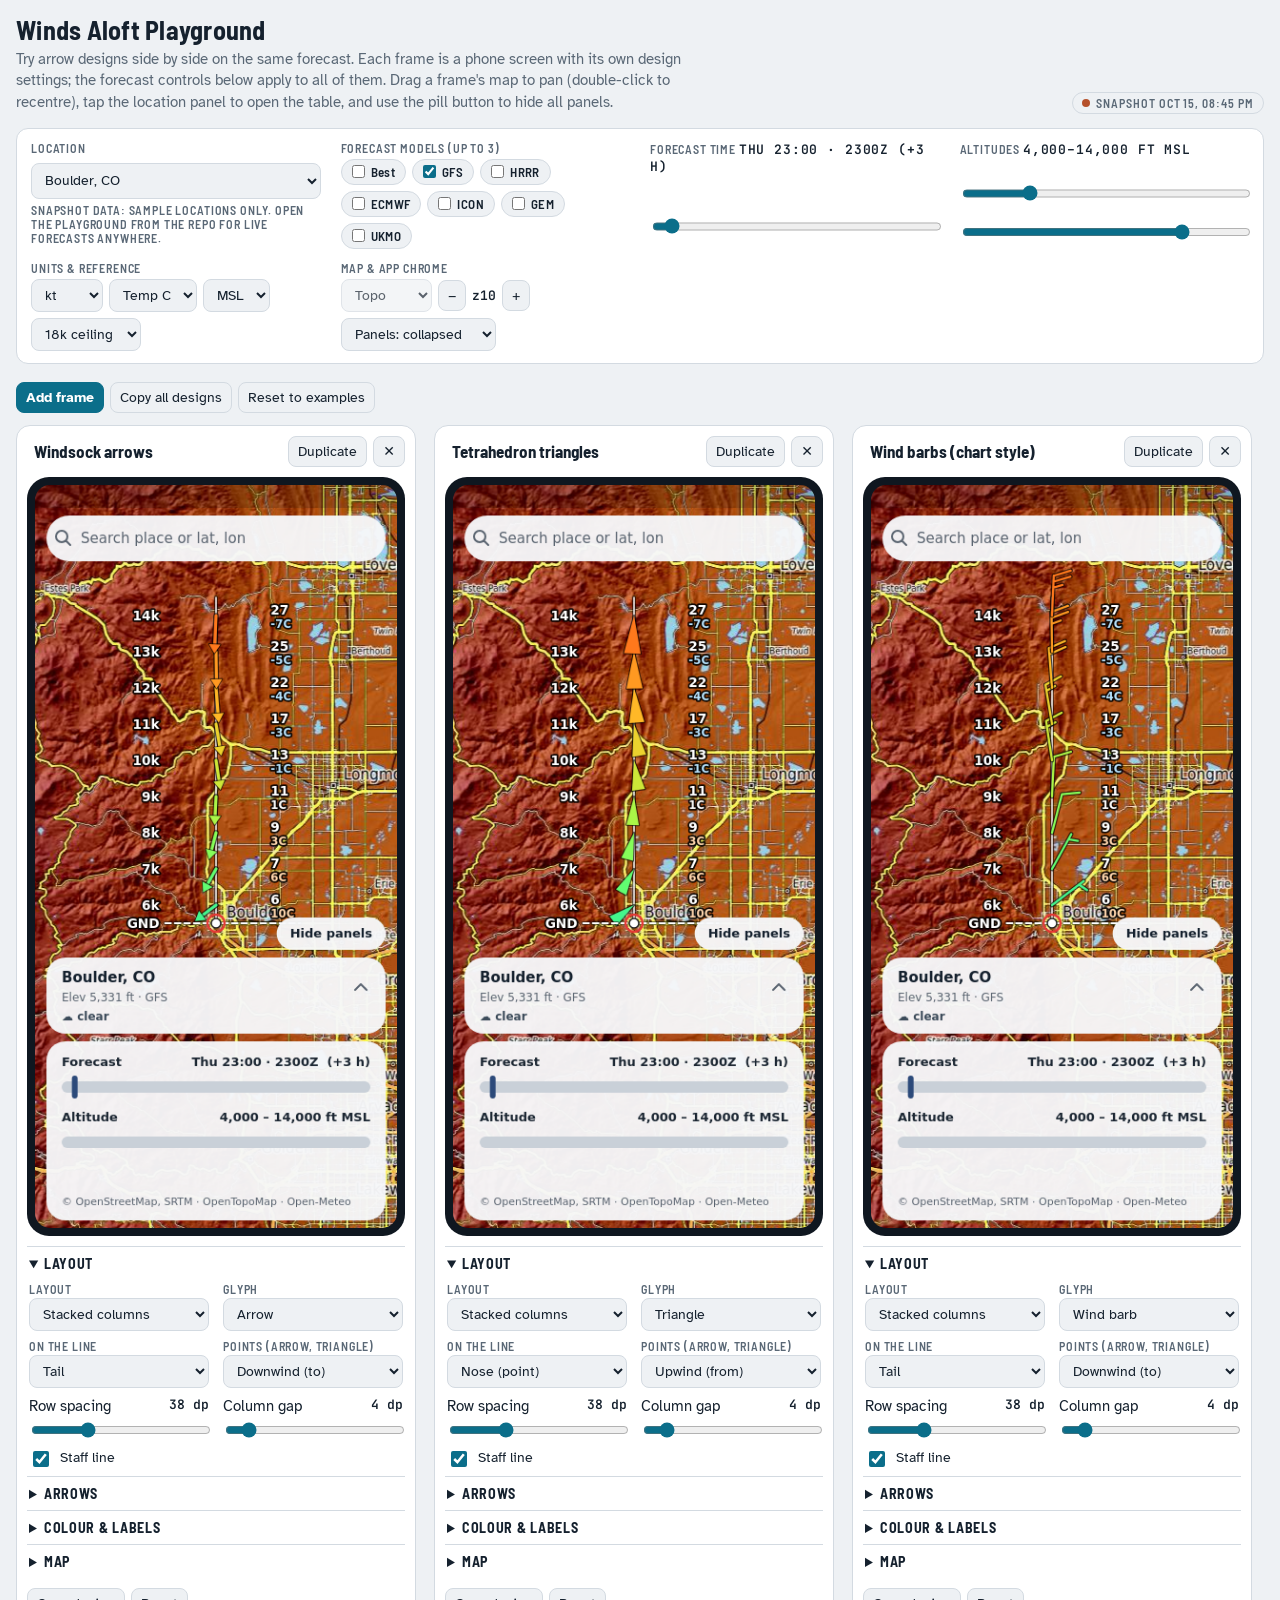
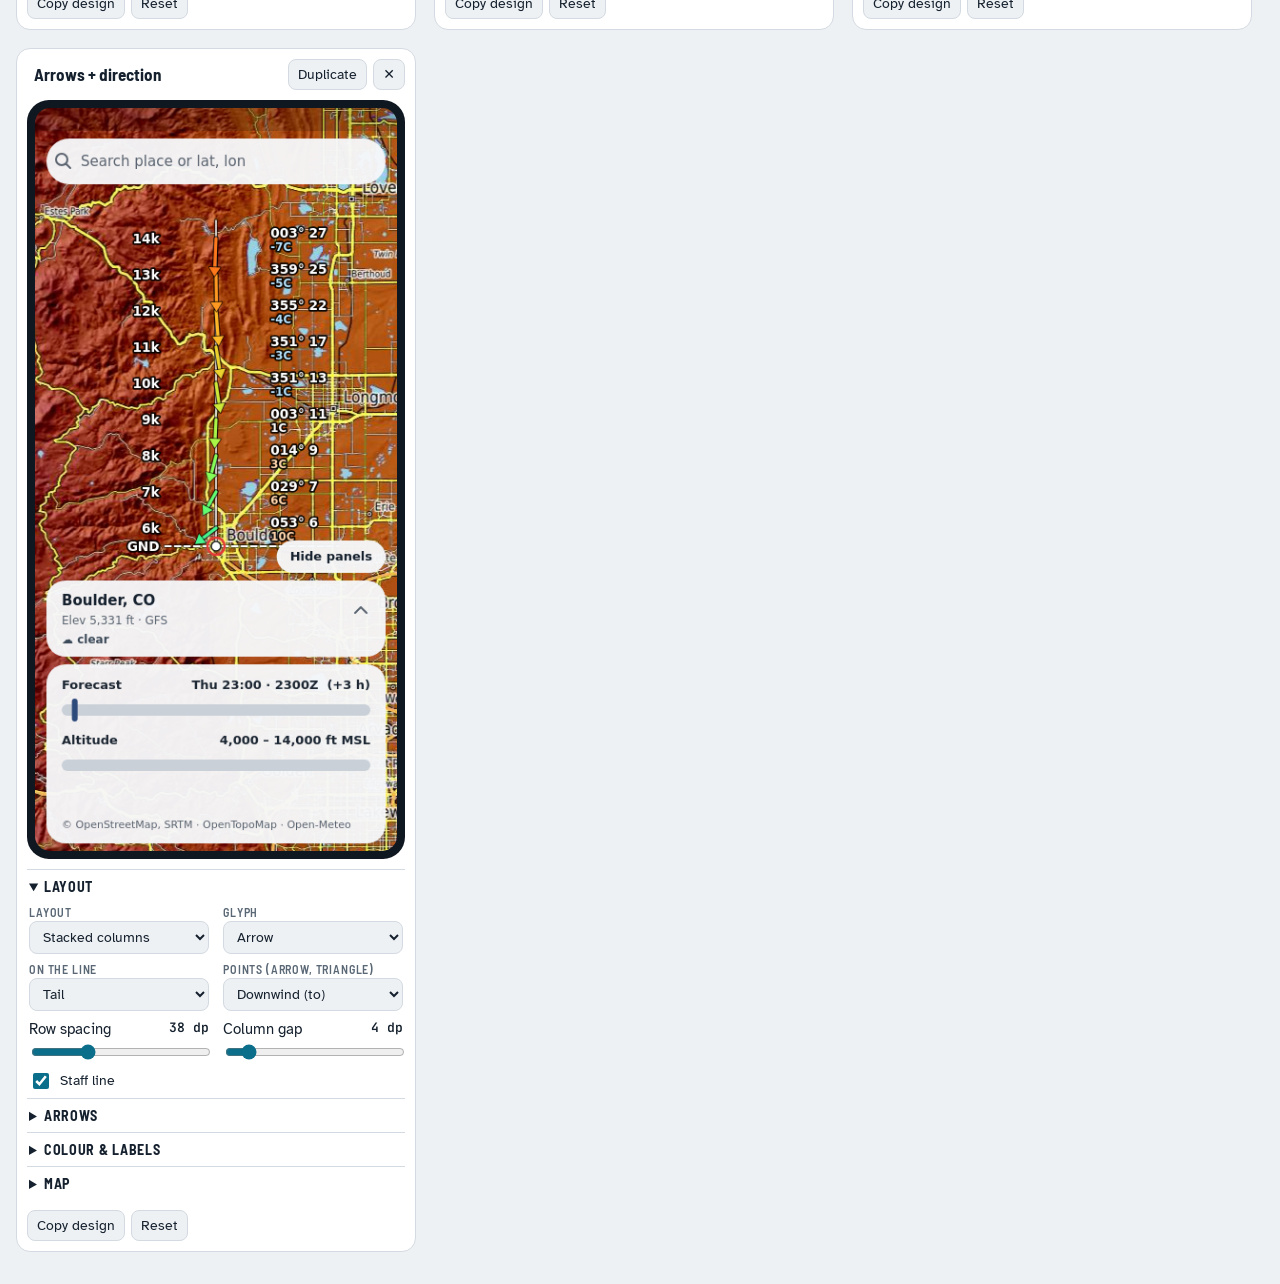
<file: playground/index.html>
<!doctype html>
<html lang="en">
<head>
<meta charset="utf-8">
<meta name="viewport" content="width=device-width,initial-scale=1,viewport-fit=cover">
</head>
<body>
<!-- PAGE-START (everything between the markers is the claude.ai artifact page) -->
<title>Winds Aloft Playground</title>
<meta name="claude:viewport-fit-sides" content="cover">
<link rel="preconnect" href="https://fonts.googleapis.com">
<link rel="stylesheet" href="https://fonts.googleapis.com/css2?family=Barlow+Semi+Condensed:wght@500;600;700&family=Atkinson+Hyperlegible:wght@400;700&family=JetBrains+Mono:wght@400;600&display=swap">
<style>
/* Layout: a briefing-board header of shared forecast controls, then a wrapping row of phone frames, each with its own design knobs. */
:root {
  --bg: #eef1f4;
  --panel: #ffffff;
  --ink: #15212e;
  --muted: #5a6876;
  --line: #d3dae1;
  --accent: #0b6e8a;
  --accent-ink: #ffffff;
  --warn: #b5502a;
  --phone: #0f1720;
  --font-display: "Barlow Semi Condensed", "Arial Narrow", system-ui, sans-serif;
  --font-body: "Atkinson Hyperlegible", system-ui, -apple-system, "Segoe UI", sans-serif;
  --font-mono: "JetBrains Mono", ui-monospace, "SF Mono", Menlo, monospace;
  color-scheme: light;
}
@media (prefers-color-scheme: dark) {
  :root:not([data-theme="light"]) {
    --bg: #0e141a; --panel: #172029; --ink: #e4ebf1; --muted: #93a3b2; --line: #2a3743;
    --accent: #43b3d1; --accent-ink: #06222b; --warn: #f08a5d; --phone: #05090d; color-scheme: dark;
  }
}
:root[data-theme="dark"] {
  --bg: #0e141a; --panel: #172029; --ink: #e4ebf1; --muted: #93a3b2; --line: #2a3743;
  --accent: #43b3d1; --accent-ink: #06222b; --warn: #f08a5d; --phone: #05090d; color-scheme: dark;
}
* { box-sizing: border-box; }
[hidden] { display: none !important; }
html, body { margin: 0; }
body {
  background: var(--bg); color: var(--ink); font: 15px/1.45 var(--font-body);
  padding-left: max(16px, env(safe-area-inset-left, 0px));
  padding-right: max(16px, env(safe-area-inset-right, 0px));
  padding-block: 16px 32px;
}
h1 { font: 700 26px/1.1 var(--font-display); letter-spacing: 0.01em; margin: 0; text-wrap: balance; }
.sub { color: var(--muted); margin: 4px 0 0; max-width: 70ch; }
.mode { display: inline-flex; gap: 6px; align-items: center; font: 600 12px var(--font-display); text-transform: uppercase; letter-spacing: 0.08em;
  padding: 3px 9px; border-radius: 999px; border: 1px solid var(--line); color: var(--muted); }
.mode b { width: 8px; height: 8px; border-radius: 50%; background: var(--muted); }
.mode.live b { background: #2fa46b; } .mode.snap b { background: var(--warn); }

.top { display: flex; flex-wrap: wrap; gap: 8px 16px; align-items: end; justify-content: space-between; margin-bottom: 14px; }
.board { background: var(--panel); border: 1px solid var(--line); border-radius: 12px; padding: 12px 14px;
  display: grid; grid-template-columns: repeat(auto-fit, minmax(230px, 1fr)); gap: 12px 20px; margin-bottom: 18px; }
.field { display: grid; gap: 4px; min-width: 0; }
.field > span, .knob > span { font: 600 12px var(--font-display); text-transform: uppercase; letter-spacing: 0.07em; color: var(--muted); }
.val { font: 600 13px var(--font-mono); color: var(--ink); font-variant-numeric: tabular-nums; }
.row { display: flex; gap: 6px; align-items: center; flex-wrap: wrap; min-width: 0; }
input[type=range] { width: 100%; accent-color: var(--accent); }
select, input[type=text], button {
  font: 14px var(--font-body); color: var(--ink); background: var(--bg); border: 1px solid var(--line);
  border-radius: 8px; padding: 6px 9px; min-width: 0;
}
button { cursor: pointer; }
button.primary { background: var(--accent); color: var(--accent-ink); border-color: var(--accent); font-weight: 700; }
button:focus-visible, select:focus-visible, input:focus-visible { outline: 2px solid var(--accent); outline-offset: 2px; }
.chip { display: inline-flex; align-items: center; gap: 6px; border: 1px solid var(--line); border-radius: 999px; padding: 4px 10px;
  font: 600 13px var(--font-display); letter-spacing: 0.03em; cursor: pointer; user-select: none; background: var(--bg); }
.chip input { margin: 0; accent-color: var(--accent); }
.chip i { width: 10px; height: 10px; border-radius: 50%; display: inline-block; }
.chip[aria-disabled="true"] { opacity: 0.45; cursor: not-allowed; }
.note { color: var(--muted); font-size: 13px; }

.panes { display: flex; flex-wrap: wrap; gap: 18px; align-items: flex-start; }
.pane { width: min(400px, 100%); background: var(--panel); border: 1px solid var(--line); border-radius: 14px; padding: 10px; display: grid; gap: 10px; }
.pane header { display: flex; gap: 6px; align-items: center; }
.pane header input { flex: 1; font: 700 17px var(--font-display); background: transparent; border-color: transparent; padding: 4px 6px; }
.pane header input:hover, .pane header input:focus { border-color: var(--line); }
.phone { background: var(--phone); border-radius: 22px; padding: 8px; }
.phone canvas { display: block; width: 100%; height: auto; border-radius: 15px; cursor: crosshair; touch-action: manipulation; }
.knobs details { border-top: 1px solid var(--line); padding: 6px 2px; }
.knobs summary { font: 700 14px var(--font-display); letter-spacing: 0.05em; text-transform: uppercase; cursor: pointer; padding: 2px 0; }
.knobgrid { display: grid; grid-template-columns: 1fr 1fr; gap: 8px 14px; padding-top: 8px; }
.knob { display: grid; gap: 2px; min-width: 0; }
.knob.wide { grid-column: 1 / -1; }
.knob .head { display: flex; justify-content: space-between; gap: 8px; }
.toggle { display: flex; align-items: center; gap: 8px; font-size: 14px; cursor: pointer; }
.toggle input { accent-color: var(--accent); width: 16px; height: 16px; }
.actions { display: flex; gap: 6px; flex-wrap: wrap; }
.toast { position: fixed; left: 50%; bottom: calc(18px + env(safe-area-inset-bottom, 0px)); transform: translateX(-50%);
  background: var(--ink); color: var(--bg); padding: 8px 14px; border-radius: 8px; font-size: 14px; opacity: 0; transition: opacity .2s; pointer-events: none; }
.toast.on { opacity: 1; }
textarea.export { width: 100%; height: 120px; font: 12px var(--font-mono); background: var(--bg); color: var(--ink); border: 1px solid var(--line); border-radius: 8px; }
@media (prefers-reduced-motion: reduce) { .toast { transition: none; } }
</style>

<div class="top">
  <div>
    <h1>Winds Aloft Playground</h1>
    <p class="sub">Try arrow designs side by side on the same forecast. Each frame is a phone screen with its own design settings; the forecast controls below apply to all of them. Drag a frame's map to pan (double-click to recentre), tap the location panel to open the table, and use the pill button to hide all panels.</p>
  </div>
  <span class="mode" id="mode"><b></b><span id="modeText">Starting…</span></span>
</div>

<section class="board" aria-label="Forecast controls">
  <label class="field">
    <span>Location</span>
    <select id="loc"></select>
    <div class="row" id="searchRow" hidden>
      <input type="text" id="q" placeholder="Search a place or lat, lon" style="flex:1">
      <button id="go" type="button">Go</button>
    </div>
    <span class="note" id="locNote"></span>
  </label>
  <div class="field">
    <span>Forecast models (up to 3)</span>
    <div class="row" id="models"></div>
  </div>
  <label class="field">
    <span>Forecast time <span class="val" id="timeVal"></span></span>
    <input type="range" id="hour" min="0" max="48" value="3">
  </label>
  <div class="field">
    <span>Altitudes <span class="val" id="altVal"></span></span>
    <input type="range" id="altLo" min="0" max="18" value="4" aria-label="Lowest altitude (thousands of feet)">
    <input type="range" id="altHi" min="0" max="18" value="14" aria-label="Highest altitude (thousands of feet)">
  </div>
  <div class="field">
    <span>Units &amp; reference</span>
    <div class="row">
      <select id="unit"><option value="kt">kt</option><option value="mph">mph</option><option value="kmh">km/h</option><option value="ms">m/s</option></select>
      <select id="tempUnit" aria-label="Temperature unit"><option value="C">Temp C</option><option value="F">Temp F</option></select>
      <select id="ref"><option value="MSL">MSL</option><option value="AGL">AGL</option></select>
      <select id="ceiling"><option value="14000">14k ceiling</option><option value="18000" selected>18k ceiling</option><option value="24000">24k ceiling</option><option value="30000">30k ceiling</option></select>
    </div>
  </div>
  <div class="field">
    <span>Map &amp; app chrome</span>
    <div class="row">
      <select id="layer"><option value="topo">Topo</option><option value="streets">Streets</option><option value="satellite">Satellite</option></select>
      <button type="button" id="zoomOut" aria-label="Zoom out">−</button>
      <span class="val" id="zoomVal">z10</span>
      <button type="button" id="zoomIn" aria-label="Zoom in">+</button>
      <select id="chrome"><option value="collapsed">Panels: collapsed</option><option value="table">Panels: table open</option><option value="none">Panels: hidden</option></select>
    </div>
  </div>
</section>

<div class="actions" style="margin-bottom:12px">
  <button type="button" class="primary" id="addPane">Add frame</button>
  <button type="button" id="copyAll">Copy all designs</button>
  <button type="button" id="resetAll">Reset to examples</button>
</div>

<div class="panes" id="panes"></div>
<div class="toast" id="toast" role="status" aria-live="polite"></div>

<script src="snapshot.js"></script>
<script>
"use strict";
// ======================================================================== constants (mirror the app)
const M_PER_FT = 0.3048, KT_PER_MS = 1.943844;
const MODELS = [
  { id: "best_match", short: "Best" }, { id: "ncep_gfs_seamless", short: "GFS" }, { id: "ncep_hrrr_conus", short: "HRRR" },
  { id: "ecmwf_ifs025", short: "ECMWF" }, { id: "icon_seamless", short: "ICON" }, { id: "gem_seamless", short: "GEM" },
  { id: "ukmo_seamless", short: "UKMO" },
];
const MODEL_COLORS = ["#22C3FF", "#FF4FA3", "#FFC21A"];
const LEVELS = [[1000,364],[975,1060],[950,1773],[925,2500],[900,3243],[850,4781],[800,6394],[750,8091],[700,9882],[650,11780],[600,13801],[550,15962],[500,18289],[450,20812],[400,23574],[350,26631],[300,30065],[250,33999]];
const SURFACE = [[10,2],[80,80],[120,120],[180,180]];
const UNITS = { kt: { label: "kt", f: 1.943844 }, mph: { label: "mph", f: 2.236936 }, kmh: { label: "km/h", f: 3.6 }, ms: { label: "m/s", f: 1 } };
const TILE_URLS = {
  topo: (z, x, y) => `https://a.tile.opentopomap.org/${z}/${x}/${y}.png`,
  streets: (z, x, y) => `https://tile.openstreetmap.org/${z}/${x}/${y}.png`,
  satellite: (z, x, y) => `https://server.arcgisonline.com/ArcGIS/rest/services/World_Imagery/MapServer/tile/${z}/${y}/${x}`,
};
const ATTRIBUTION = { topo: "© OpenStreetMap, SRTM · OpenTopoMap", streets: "© OpenStreetMap contributors", satellite: "Imagery © Esri, Maxar" };
const PHONE_W = 380, PHONE_H = 780;
const SNAP = window.WA_SNAPSHOT || null;

// ======================================================================== design knobs
const DEFAULT_DESIGN = {
  layout: "stacked", glyph: "arrow", pointing: "downwind", anchor: "tail", clouds: "labels",
  rowHeight: 38, lenScale: 1.25, compareLenScale: 0.85, minFrac: 0.5, fullKt: 40,
  strokeScale: 1, headScale: 1, halo: 1, staff: true, colGap: 4,
  colorMode: "auto", speedLabels: true, dirLabels: false, tempLabels: true, altLabels: true, labelScale: 1, gnd: true,
  fanPxPerKt: 2.2, mapFade: 0, mapDarken: 0,
};
const KNOBS = [
  { group: "Layout", key: "layout", label: "Layout", type: "select", options: [["stacked","Stacked columns"],["fan","Fan from pin"]] },
  { group: "Layout", key: "glyph", label: "Glyph", type: "select", options: [["arrow","Arrow"],["triangle","Triangle"],["barb","Wind barb"]] },
  { group: "Layout", key: "anchor", label: "On the line", type: "select", options: [["tail","Tail"],["nose","Nose (point)"],["center","Centre"]] },
  { group: "Layout", key: "pointing", label: "Points (arrow, triangle)", type: "select", options: [["downwind","Downwind (to)"],["upwind","Upwind (from)"]] },
  { group: "Layout", key: "rowHeight", label: "Row spacing", type: "range", min: 20, max: 80, step: 1, fmt: v => v + " dp" },
  { group: "Layout", key: "colGap", label: "Column gap", type: "range", min: 0, max: 40, step: 1, fmt: v => v + " dp" },
  { group: "Layout", key: "staff", label: "Staff line", type: "toggle" },
  { group: "Arrows", key: "lenScale", label: "Arrow length", type: "range", min: 0.5, max: 1.8, step: 0.05, fmt: v => Math.round(v * 100) + "% of row" },
  { group: "Arrows", key: "compareLenScale", label: "Arrow length (comparing)", type: "range", min: 0.5, max: 1.8, step: 0.05, fmt: v => Math.round(v * 100) + "% of row" },
  { group: "Arrows", key: "minFrac", label: "Calm size", type: "range", min: 0.1, max: 1, step: 0.01, fmt: v => Math.round(v * 100) + "% of full" },
  { group: "Arrows", key: "fullKt", label: "Full size at", type: "range", min: 10, max: 80, step: 1, fmt: v => v + " kt" },
  { group: "Arrows", key: "strokeScale", label: "Line weight", type: "range", min: 0.4, max: 2.5, step: 0.05, fmt: v => "×" + v.toFixed(2) },
  { group: "Arrows", key: "headScale", label: "Head size", type: "range", min: 0.4, max: 2, step: 0.05, fmt: v => "×" + v.toFixed(2) },
  { group: "Arrows", key: "halo", label: "Dark outline", type: "range", min: 0, max: 1.5, step: 0.05, fmt: v => Math.round(v * 100) + "%" },
  { group: "Arrows", key: "fanPxPerKt", label: "Fan length / kt", type: "range", min: 0.5, max: 5, step: 0.1, fmt: v => v.toFixed(1) + " dp" },
  { group: "Colour & labels", key: "colorMode", label: "Colour by", type: "select", wide: true,
    options: [["auto","Auto (altitude; model when comparing)"],["altitude","Altitude"],["speed","Speed"],["temperature","Temperature"],["model","Model"],["white","White"]] },
  { group: "Colour & labels", key: "speedLabels", label: "Speed numbers", type: "toggle" },
  { group: "Colour & labels", key: "dirLabels", label: "Direction (from)", type: "toggle" },
  { group: "Colour & labels", key: "tempLabels", label: "Temperatures", type: "toggle" },
  { group: "Colour & labels", key: "altLabels", label: "Altitude labels", type: "toggle" },
  { group: "Colour & labels", key: "gnd", label: "Ground line", type: "toggle" },
  { group: "Colour & labels", key: "labelScale", label: "Label size", type: "range", min: 0.6, max: 1.8, step: 0.05, fmt: v => "×" + v.toFixed(2) },
  { group: "Map", key: "clouds", label: "Cloud layers", type: "select", options: [["labels","Bands + labels"],["bands","Bands only"],["off","Off"]] },
  { group: "Map", key: "mapFade", label: "Fade map", type: "range", min: 0, max: 0.8, step: 0.05, fmt: v => Math.round(v * 100) + "%" },
  { group: "Map", key: "mapDarken", label: "Darken map", type: "range", min: 0, max: 0.8, step: 0.05, fmt: v => Math.round(v * 100) + "%" },
];
/**
 * Defaults when a glyph is picked. Arrow = windsock (points downwind, tail on the line). Triangle =
 * landing tetrahedron (points into the wind, nose on the line). Barb = weather-chart convention: the
 * plain (station) end on the line, the staff and feathers pointing into the wind.
 */
const GLYPH_DEFAULTS = {
  arrow: { pointing: "downwind", anchor: "tail" },
  triangle: { pointing: "upwind", anchor: "nose" },
  barb: { anchor: "tail" },
};
const EXAMPLES = [
  { name: "Windsock arrows", design: {} },
  { name: "Tetrahedron triangles", design: { glyph: "triangle", ...GLYPH_DEFAULTS.triangle } },
  { name: "Wind barbs (chart style)", design: { glyph: "barb", ...GLYPH_DEFAULTS.barb, minFrac: 1, lenScale: 1.1 } },
  { name: "Arrows + direction", design: { dirLabels: true } },
];

// ======================================================================== wind maths (port of WindMath.kt)
function toUv(s, d) { const r = d * Math.PI / 180; return [-s * Math.sin(r), -s * Math.cos(r)]; }
function fromUv(u, v) { let d = Math.atan2(-u, -v) * 180 / Math.PI; if (d < 0) d += 360; return [Math.hypot(u, v), d % 360]; }
function interpolate(samples, target, ground) {
  if (!samples.length || target < ground - 1) return null;
  const first = samples[0];
  if (target <= first.h) return first.h - ground <= 50 ? { ...first, h: target, t: interpTemp(samples, target) } : null;
  if (target > samples[samples.length - 1].h) return null;
  const i = samples.findIndex(s => s.h >= target), hi = samples[i], lo = samples[i - 1];
  const span = hi.h - lo.h, t = span <= 0 ? 0 : (target - lo.h) / span;
  const [u0, v0] = toUv(lo.sp, lo.d), [u1, v1] = toUv(hi.sp, hi.d);
  const [sp, d] = fromUv(u0 + (u1 - u0) * t, v0 + (v1 - v0) * t);
  return { h: target, sp, d, t: interpTemp(samples, target) };
}
/** Temperature is interpolated only between samples that have one (some models give wind but no temperature at 80–180 m). */
function interpTemp(samples, target) {
  let lo = null, hi = null;
  for (const s of samples) { if (s.t == null) continue; if (s.h <= target) lo = s; else { hi = s; break; } }
  if (lo && hi) return lo.t + (hi.t - lo.t) * (target - lo.h) / (hi.h - lo.h);
  if (lo && target - lo.h <= 50) return lo.t;
  if (hi && hi.h - target <= 50) return hi.t;
  return null;
}
function parseForecast(entry) {
  const H = entry.hourly, elev = entry.elevation || 0, levels = [];
  for (const [h, t] of SURFACE) levels.push({ fixed: elev + h, sp: H[`wind_speed_${h}m`], d: H[`wind_direction_${h}m`], t: H[`temperature_${t}m`] });
  for (const [p] of LEVELS) levels.push({ gph: H[`geopotential_height_${p}hPa`], sp: H[`wind_speed_${p}hPa`], d: H[`wind_direction_${p}hPa`], t: H[`temperature_${p}hPa`] });
  const profiles = H.time.map((_, i) => {
    const out = [];
    for (const l of levels) {
      const sp = l.sp?.[i], d = l.d?.[i];
      if (sp == null || d == null) continue;
      let h;
      if ("fixed" in l) h = l.fixed;
      else { h = l.gph?.[i]; if (h == null || h <= elev + 10) continue; }
      out.push({ h, sp, d, t: l.t?.[i] ?? null });
    }
    return out.sort((a, b) => a.h - b.h);
  });
  const cloudLevels = LEVELS.map(([p]) => ({ gph: H[`geopotential_height_${p}hPa`], cc: H[`cloud_cover_${p}hPa`] })).filter(l => l.gph && l.cc);
  const clouds = H.time.map((_, i) => cloudLevels
    .map(l => ({ h: l.gph[i], cc: l.cc[i] }))
    .filter(c => c.h != null && c.cc != null && c.h > elev)
    .sort((a, b) => a.h - b.h));
  return { elev, times: H.time, profiles, clouds };
}
/** Cloud cover (%) at a height, interpolated between pressure levels. */
function cloudAt(levels, h) {
  if (!levels.length) return null;
  if (h <= levels[0].h) return levels[0].h - h <= 500 ? levels[0].cc : null;
  for (let k = 1; k < levels.length; k++) if (levels[k].h >= h) {
    const lo = levels[k - 1], hi = levels[k];
    return lo.cc + (hi.cc - lo.cc) * (h - lo.h) / (hi.h - lo.h);
  }
  return null;
}
const CLOUD_MIN = 25;
const CLOUD_ALPHA = { SCT: 0.32, BKN: 0.5, OVC: 0.66 };
const cloudCat = cc => cc >= 87.5 ? "OVC" : cc >= 50 ? "BKN" : "SCT";
/** Layers with at least 25% cover, scanned every 100 ft: [{base, top, max, cat}] in display feet. Null = model has no cloud data. */
function cloudLayers(fp, epoch, ref, loFt, hiFt) {
  const i = fp.times.indexOf(epoch);
  if (i < 0 || !fp.clouds?.[i]?.length) return null;
  const base0 = ref === "AGL" ? fp.elev : 0, out = []; let cur = null;
  for (let ft = loFt; ft <= hiFt; ft += 100) {
    const h = base0 + ft * M_PER_FT;
    const cc = h < fp.elev ? null : cloudAt(fp.clouds[i], h);
    if (cc != null && cc >= CLOUD_MIN) { if (!cur) cur = { base: ft, top: ft, max: cc }; else { cur.top = ft; cur.max = Math.max(cur.max, cc); } }
    else if (cur) { out.push(cur); cur = null; }
  }
  if (cur) out.push(cur);
  return out.map(L => ({ ...L, cat: cloudCat(L.max) }));
}
const fmtFt = ft => ft === 0 ? "SFC" : Math.round(ft / 100) * 100 >= 1000 ? (Math.round(ft / 100) / 10).toFixed(1).replace(/\.0$/, "") + "k" : String(Math.round(ft / 100) * 100);
const fmtFtLong = ft => ft === 0 ? "SFC" : (Math.round(ft / 100) * 100).toLocaleString();
function cloudSummary(layers, short) {
  if (layers == null) return "no cloud data";
  if (!layers.length) return "clear";
  return layers.map(L => short ? `${L.cat} ${fmtFt(L.base)}–${fmtFt(L.top)}` : `${L.cat} ${fmtFtLong(L.base)}–${fmtFtLong(L.top)}`).join(short ? ", " : " · ");
}
function windsAt(fp, epoch, altsFt, ref) {
  const i = fp.times.indexOf(epoch);
  return altsFt.map(ft => {
    if (i < 0) return null;
    const s = interpolate(fp.profiles[i], (ref === "AGL" ? fp.elev : 0) + ft * M_PER_FT, fp.elev);
    return s ? { alt: ft, sp: s.sp, d: s.d, t: s.t } : null;
  });
}
function maxVectorDifference(ws) {
  if (ws.length < 2) return null;
  const uv = ws.map(w => toUv(w.sp, w.d)); let m = 0;
  for (let i = 0; i < uv.length; i++) for (let j = i + 1; j < uv.length; j++) m = Math.max(m, Math.hypot(uv[i][0] - uv[j][0], uv[i][1] - uv[j][1]));
  return m;
}

// ======================================================================== colours
function turbo(x) {
  x = Math.min(1, Math.max(0, x));
  const r = 0.13572138 + x * (4.61539260 + x * (-42.66032258 + x * (132.13108234 + x * (-152.94239396 + x * 59.28637943))));
  const g = 0.09140261 + x * (2.19418839 + x * (4.84296658 + x * (-14.18503333 + x * (4.27729857 + x * 2.82956604))));
  const b = 0.10667330 + x * (12.64194608 + x * (-60.58204836 + x * (110.36276771 + x * (-89.90310912 + x * 27.34824973))));
  const c = v => Math.round(Math.min(1, Math.max(0, v)) * 255);
  return `rgb(${c(r)},${c(g)},${c(b)})`;
}
const altitudeColor = (ft, ceiling) => turbo(0.1 + 0.85 * Math.min(1, Math.max(0, ft / ceiling)));
const speedColor = kt => turbo(0.12 + 0.83 * Math.min(1, kt / 50));
/** Label tint: pale blue below freezing, pale orange above, white around 0 °C. */
const tempLabelColor = c => c <= -1 ? "#b8e4ff" : c >= 1 ? "#ffd6ad" : "#ffffff";
/** −40 °C (deep blue) … +35 °C (red). */
const tempColor = c => c == null ? "#ffffff" : turbo(0.08 + 0.87 * Math.min(1, Math.max(0, (c + 40) / 75)));

// ======================================================================== state
const S = {
  live: false, locations: [], locId: null, pin: null, pinName: "", elev: null,
  models: ["ncep_gfs_seamless"], forecasts: {}, baseEpoch: 0, hour: 3,
  altLo: 4, altHi: 14, unit: "kt", tempUnit: "C", ref: "MSL", ceiling: 18000, layer: "topo", zoom: 10, chrome: "collapsed",
  panX: 0, panY: 0,
};
let panes = [];
function store(key, val) { try { localStorage.setItem("wa-playground-" + key, JSON.stringify(val)); } catch (e) {} }
function load(key) { try { const v = localStorage.getItem("wa-playground-" + key); return v ? JSON.parse(v) : null; } catch (e) { return null; } }

// ======================================================================== data loading
async function detectLive() {
  try {
    const ctl = new AbortController(); const t = setTimeout(() => ctl.abort(), 5000);
    const r = await fetch("https://api.open-meteo.com/v1/forecast?latitude=0&longitude=0&hourly=temperature_2m&forecast_hours=1", { signal: ctl.signal });
    clearTimeout(t); return r.ok;
  } catch (e) { return false; }
}
function forecastUrl(lat, lon, model) {
  const vars = [];
  for (const [h, t] of SURFACE) vars.push(`wind_speed_${h}m`, `wind_direction_${h}m`, `temperature_${t}m`);
  for (const [p] of LEVELS) vars.push(`wind_speed_${p}hPa`, `wind_direction_${p}hPa`, `geopotential_height_${p}hPa`, `temperature_${p}hPa`, `cloud_cover_${p}hPa`);
  return `https://api.open-meteo.com/v1/forecast?latitude=${lat.toFixed(4)}&longitude=${lon.toFixed(4)}&hourly=${vars.join(",")}` +
    `&models=${model}&wind_speed_unit=ms&timeformat=unixtime&forecast_hours=72`;
}
const liveCache = new Map();
async function loadForecasts() {
  const want = S.models.slice();
  if (!S.live) {
    const loc = SNAP.locations.find(l => l.id === S.locId);
    S.forecasts = {};
    for (const m of want) if (loc.forecasts[m]) S.forecasts[m] = parseForecast(loc.forecasts[m]);
    S.baseEpoch = Math.min(...Object.values(loc.forecasts).map(f => f.hourly.time[0]));
    finishLoad(); return;
  }
  setModeText("Loading forecasts…");
  const results = await Promise.all(want.map(async m => {
    const key = `${S.pin.lat.toFixed(3)},${S.pin.lon.toFixed(3)},${m}`;
    if (!liveCache.has(key)) {
      liveCache.set(key, fetch(forecastUrl(S.pin.lat, S.pin.lon, m)).then(r => r.json()).then(d => {
        if (d.error) throw new Error(d.reason); return parseForecast({ elevation: d.elevation, hourly: d.hourly });
      }).catch(e => { liveCache.delete(key); toast(`${shortName(m)}: ${e.message}`); return null; }));
    }
    return [m, await liveCache.get(key)];
  }));
  S.forecasts = Object.fromEntries(results.filter(([, f]) => f));
  S.baseEpoch = Math.floor(Date.now() / 3600000) * 3600;
  finishLoad();
}
function finishLoad() {
  const fps = Object.values(S.forecasts);
  S.elev = fps.length ? fps[0].elev : null;
  const last = fps.length ? Math.max(...fps.map(f => f.times[f.times.length - 1])) : S.baseEpoch + 72 * 3600;
  const maxH = Math.max(1, Math.round((last - S.baseEpoch) / 3600));
  el("hour").max = maxH; if (S.hour > maxH) S.hour = maxH;
  setModeText(S.live ? "Live forecast" : "Snapshot " + fmtDate(SNAP.capturedAt));
  syncControls(); renderAll();
}

// ======================================================================== map tiles
const tileCache = new Map();
function worldPx(lat, lon, z) {
  const n = 256 * 2 ** z, s = Math.sin(lat * Math.PI / 180);
  return [(lon + 180) / 360 * n, (0.5 - Math.log((1 + s) / (1 - s)) / (4 * Math.PI)) * n];
}
function lonLatFromWorld(x, y, z) {
  const n = 256 * 2 ** z, lon = x / n * 360 - 180;
  const lat = Math.atan(Math.sinh(Math.PI * (1 - 2 * y / n))) * 180 / Math.PI;
  return { lat, lon };
}
function tileImage(layer, z, x, y) {
  const n = 2 ** z; x = ((x % n) + n) % n;
  if (y < 0 || y >= n) return null;
  const key = `${layer}/${z}/${x}/${y}`;
  if (tileCache.has(key)) return tileCache.get(key);
  let src = null;
  if (!S.live) { const loc = SNAP.locations.find(l => l.id === S.locId); src = layer === "topo" ? loc?.tiles[`${z}/${x}/${y}`] : null; }
  else src = TILE_URLS[layer](z, x, y);
  if (!src) { tileCache.set(key, null); return null; }
  const img = new Image(); img.crossOrigin = "anonymous"; img.onload = scheduleRender; img.onerror = () => tileCache.set(key, null);
  img.src = src; tileCache.set(key, img); return img;
}

// ======================================================================== drawing (port of WindOverlay.kt)
const clamp = (v, a, b) => Math.min(b, Math.max(a, v));
function chromeBoxes(chrome) {
  const top = chrome === "none" ? 28 : 24 + 8 + 48 + 8;
  const controlsH = 188, pinH = 80, tableH = 236;
  const bottom = chrome === "none" ? 20 : 8 + controlsH + 8 + pinH + (chrome === "table" ? tableH : 0) + 8;
  return { top, bottom, controlsH, pinH, tableH };
}
function columnsFor(design) {
  const alts = []; for (let k = S.altLo; k <= S.altHi; k++) alts.push(k * 1000);
  const epoch = S.baseEpoch + S.hour * 3600, comparing = S.models.length > 1;
  return S.models.filter(m => S.forecasts[m]).map((m, slot) => ({
    label: comparing ? shortName(m) : null, model: m, slot: S.models.indexOf(m),
    winds: windsAt(S.forecasts[m], epoch, alts, S.ref),
    clouds: cloudLayers(S.forecasts[m], epoch, S.ref, 0, S.ceiling),
  }));
}
function colourFor(design, w, col) {
  const comparing = S.models.length > 1, kt = w.sp * KT_PER_MS;
  switch (design.colorMode) {
    case "altitude": return altitudeColor(w.alt, S.ceiling);
    case "speed": return speedColor(kt);
    case "temperature": return tempColor(w.t);
    case "model": return MODEL_COLORS[col.slot % 3];
    case "white": return "#ffffff";
    default: return comparing ? MODEL_COLORS[col.slot % 3] : altitudeColor(w.alt, S.ceiling);
  }
}
function drawPane(pane) {
  const cv = pane.canvas, dpr = Math.min(window.devicePixelRatio || 1, 2);
  if (cv.width !== PHONE_W * dpr) { cv.width = PHONE_W * dpr; cv.height = PHONE_H * dpr; }
  const ctx = cv.getContext("2d"); ctx.setTransform(dpr, 0, 0, dpr, 0, 0);
  const d = pane.design, box = chromeBoxes(S.chrome);
  // The pin's resting spot is fixed (just above the collapsed panels); opening the table covers the
  // map rather than shrinking the arrows. Drag to pan.
  const pinX = PHONE_W / 2 + S.panX, pinY = PHONE_H - chromeBoxes("collapsed").bottom - 28 + S.panY;
  pane.view = { pinX, pinY };
  drawMap(ctx, pinX, pinY);
  if (d.mapFade > 0) { ctx.fillStyle = `rgba(255,255,255,${d.mapFade})`; ctx.fillRect(0, 0, PHONE_W, PHONE_H); }
  if (d.mapDarken > 0) { ctx.fillStyle = `rgba(0,0,0,${d.mapDarken})`; ctx.fillRect(0, 0, PHONE_W, PHONE_H); }
  if (S.pin) {
    const cols = columnsFor(d);
    if (cols.length) {
      if (d.layout === "fan") drawFan(ctx, pinX, pinY, cols, d);
      else drawColumns(ctx, pinX, pinY, cols, d);
    }
    drawPin(ctx, pinX, pinY);
  }
  pane.hits = [];
  if (S.chrome !== "none") drawChrome(ctx, box, pane);
  drawPanelsButton(ctx, box, pane);
}
function drawMap(ctx, pinX, pinY) {
  ctx.fillStyle = "#dfe3e6"; ctx.fillRect(0, 0, PHONE_W, PHONE_H);
  if (!S.pin) return;
  const z = S.zoom, [px, py] = worldPx(S.pin.lat, S.pin.lon, z), ox = pinX - px, oy = pinY - py;
  const x0 = Math.floor(-ox / 256), x1 = Math.floor((PHONE_W - ox) / 256), y0 = Math.floor(-oy / 256), y1 = Math.floor((PHONE_H - oy) / 256);
  for (let ty = y0; ty <= y1; ty++) for (let tx = x0; tx <= x1; tx++) {
    const img = tileImage(S.layer, z, tx, ty);
    if (img && img.complete && img.naturalWidth) ctx.drawImage(img, tx * 256 + ox, ty * 256 + oy, 256, 256);
  }
}
function setText(ctx, size, align) { ctx.font = `700 ${size}px system-ui, -apple-system, "Segoe UI", Roboto, sans-serif`; ctx.textAlign = align; ctx.textBaseline = "alphabetic"; }
function haloText(ctx, s, x, y, color) {
  ctx.lineJoin = "round"; ctx.lineWidth = 3.5; ctx.strokeStyle = "rgba(0,0,0,0.9)"; ctx.strokeText(s, x, y);
  ctx.fillStyle = color; ctx.fillText(s, x, y);
}
function drawColumns(ctx, x, y, cols, d) {
  const rows = Math.max(...cols.map(c => c.winds.length)); if (!rows) return;
  const cell = d.rowHeight;
  // Rows below the terrain (MSL altitudes under the ground) are left out, so the column starts at the pin.
  let skip = 0; while (skip < rows && !cols.some(c => c.winds[skip])) skip++;
  if (skip >= rows) return;
  const rowY = i => y - cell * (i - skip + 0.5);
  const alts = []; for (let k = S.altLo; k <= S.altHi; k++) alts.push(k * 1000);
  const loShown = alts[skip], hiShown = alts[alts.length - 1];
  const altY = ft => y - cell * ((ft - loShown) / 1000 + 0.5);              // any altitude -> screen y
  const top = y - cell * (rows - skip);
  const textSize = clamp(cell * 0.36, 10, 15) * d.labelScale, tempSize = textSize * 0.86;
  const stroke = clamp(cell * 0.085, 2.4, 4.2) * d.strokeScale;
  const every = Math.max(1, Math.ceil(textSize * 1.15 / cell));
  const comparing = cols.length > 1;
  const anchoredAtEnd = d.anchor !== "center";
  const lenScale = comparing ? d.compareLenScale : d.lenScale;
  const measure = (s, size) => { setText(ctx, size, "left"); return ctx.measureText(s).width; };

  // Fixed geometry, independent of the forecast, so nothing moves as the time changes:
  // each column reserves the farthest an arrow could reach in any direction, then a label slot.
  const maxLen = cell * lenScale;
  const R = (anchoredAtEnd ? maxLen : maxLen / 2) + stroke * 1.5 + 1;
  // Slot sized for the widest possible text, so it never changes with the numbers.
  const sw = d.speedLabels ? measure(d.dirLabels ? "888° 888" : "888", textSize) : 0, tw = d.tempLabels ? measure("-88F", tempSize) : 0;
  const labelW = sw || tw ? Math.max(sw, tw) + 6 : 0;
  const colW = 2 * R + labelW + d.colGap;
  const altW = d.altLabels ? measure("14k", textSize) + 12 : 0;
  const blockW = altW + cols.length * colW - d.colGap;
  const cx0 = comparing ? x - blockW / 2 + altW + R : x;                  // one column sits on the pin
  const cxs = cols.map((_, j) => cx0 + j * colW);
  const colL = j => cxs[j] - R, colR = j => cxs[j] + R + labelW;
  const blockRight = colR(cols.length - 1);

  // Clouds: bands for layers within the shown altitudes; markers for layers above or below them.
  const markers = [];
  if (d.clouds !== "off") cols.forEach((col, j) => {
    for (const L of col.clouds || []) {
      if (L.base > hiShown) { markers.push({ j, where: "above", L }); continue; }
      if (L.top < loShown) { markers.push({ j, where: "below", L }); continue; }
      const yb = Math.min(y, altY(L.base)), yt = Math.max(top, altY(L.top + 100));
      if (yb <= yt) continue;
      ctx.fillStyle = `rgba(236,242,248,${CLOUD_ALPHA[L.cat]})`;
      ctx.beginPath(); ctx.roundRect(colL(j), yt, colR(j) - colL(j), yb - yt, 6); ctx.fill();
      ctx.strokeStyle = "rgba(255,255,255,0.95)"; ctx.lineWidth = 1.2; ctx.stroke();
      if (d.clouds === "labels" && !comparing) {
        setText(ctx, textSize * 0.9, "left"); haloText(ctx, L.cat, blockRight + 8, (yb + yt) / 2 - 2, "#ffffff");
        setText(ctx, textSize * 0.8, "left"); haloText(ctx, `${fmtFt(L.base)}–${fmtFt(L.top)}`, blockRight + 8, (yb + yt) / 2 + textSize * 0.85, "#e6eef5");
      }
    }
  });

  ctx.lineCap = "round";
  if (comparing && d.staff) line(ctx, Math.min(cxs[0], x), y, Math.max(cxs[cxs.length - 1], x), y, "#ffffff", 2, "rgba(0,0,0,0.55)", 4);
  cols.forEach((col, j) => {
    const cx = cxs[j];
    const staffColor = d.colorMode === "auto" && comparing ? MODEL_COLORS[col.slot % 3] : "rgba(255,255,255,0.93)";
    if (d.staff) line(ctx, cx, y, cx, top, staffColor, 1.6, "rgba(0,0,0,0.55)", 4);
    col.winds.forEach((w, i) => {
      if (!w) return;
      const cy = rowY(i);
      drawGlyph(ctx, cx, cy, w, cell, stroke, colourFor(d, w, col), d, true, lenScale);
      if (i % every) return;
      // Label slot: speed on top, temperature underneath, always at the same spot.
      const lx = cx + R + 4, hasT = d.tempLabels && w.t != null;
      if (d.speedLabels) { setText(ctx, textSize, "left"); haloText(ctx, (d.dirLabels ? fmtDir(w.d) + " " : "") + fmtSpeed(w.sp), lx, hasT ? cy - 1 : cy + textSize * 0.36, "#ffffff"); }
      if (hasT) {
        setText(ctx, tempSize, "left");
        haloText(ctx, fmtTemp(w.t), lx, d.speedLabels ? cy + tempSize + 1 : cy + tempSize * 0.36, d.colorMode === "temperature" ? "#ffffff" : tempLabelColor(w.t));
      }
    });
    if (col.label) { setText(ctx, textSize, "center"); haloText(ctx, col.label, cx + labelW / 2, top - 6, MODEL_COLORS[col.slot % 3]); }
  });

  // Out-of-range cloud markers: stacked upward above the column, downward below the pin.
  const stack = {};
  for (const m of markers) {
    const key = m.j + m.where, n = stack[key] = (stack[key] || 0) + 1;
    const h = textSize + 8, cx = (colL(m.j) + colR(m.j)) / 2;
    const yc = m.where === "above" ? top - (comparing ? textSize + 12 : 8) - h / 2 - (n - 1) * (h + 3) : y + 12 + h / 2 + (n - 1) * (h + 3);
    cloudMarker(ctx, cx, yc, `${m.where === "above" ? "▲" : "▼"} ${m.L.cat} ${fmtFt(m.L.base)}–${fmtFt(m.L.top)}`, m.L.cat, textSize * 0.82, h);
  }

  const altX = colL(0) - 6;
  if (d.altLabels) {
    setText(ctx, textSize, "right");
    for (let i = skip; i < rows; i++) {
      if (i % every) continue;
      haloText(ctx, alts[i] === 0 ? "SFC" : alts[i] / 1000 + "k", altX, rowY(i) + textSize * 0.36, "#ffffff");
    }
  }
  if (d.gnd && skip > 0) {
    ctx.setLineDash([6, 4]);
    line(ctx, colL(0), y, blockRight, y, "#ffffff", 2, "rgba(0,0,0,0.55)", 4);
    ctx.setLineDash([]);
    setText(ctx, textSize, "right"); haloText(ctx, "GND", altX, y + textSize * 0.36, "#ffffff");
  }
}
/** A small pill naming a cloud layer that lies outside the shown altitudes. */
function cloudMarker(ctx, cx, yc, text, cat, size, h) {
  ctx.font = `700 ${size}px system-ui, -apple-system, "Segoe UI", Roboto, sans-serif`;
  const w = ctx.measureText(text).width + 14;
  ctx.fillStyle = `rgba(236,242,248,${0.55 + CLOUD_ALPHA[cat] * 0.6})`;
  ctx.beginPath(); ctx.roundRect(cx - w / 2, yc - h / 2, w, h, h / 2); ctx.fill();
  ctx.strokeStyle = "rgba(255,255,255,0.95)"; ctx.lineWidth = 1.2; ctx.stroke();
  ctx.fillStyle = "#1c2733"; ctx.textAlign = "center"; ctx.textBaseline = "middle";
  ctx.fillText(text, cx, yc + 0.5); ctx.textBaseline = "alphabetic";
}
function drawFan(ctx, x, y, cols, d) {
  const stroke = 3 * d.strokeScale;
  for (const col of cols.slice().reverse())
    for (const w of col.winds.filter(Boolean).sort((a, b) => b.alt - a.alt))
      drawGlyph(ctx, x, y, w, Math.min(160, 12 + w.sp * KT_PER_MS * d.fanPxPerKt), stroke, colourFor(d, w, col), d, false);
}
function line(ctx, x0, y0, x1, y1, color, width, halo, haloW) {
  if (halo) { ctx.strokeStyle = halo; ctx.lineWidth = haloW; ctx.beginPath(); ctx.moveTo(x0, y0); ctx.lineTo(x1, y1); ctx.stroke(); }
  ctx.strokeStyle = color; ctx.lineWidth = width; ctx.beginPath(); ctx.moveTo(x0, y0); ctx.lineTo(x1, y1); ctx.stroke();
}
/** stacked: glyph centred on (cx, cy) and sized to `size` (the row). fan: glyph starts at (cx, cy), `size` long. */
function drawGlyph(ctx, cx, cy, w, size, stroke, color, d, stacked, lenScale = d.lenScale) {
  const kt = w.sp * KT_PER_MS, haloA = Math.min(1, 0.67 * d.halo), haloC = `rgba(0,0,0,${haloA})`;
  if (d.glyph === "barb") return drawBarb(ctx, cx, cy, w, stacked ? size * lenScale : 44, stroke, color, haloC, d, stacked);
  if (kt < 1) { ctx.strokeStyle = color; ctx.lineWidth = stroke * 0.8; ctx.beginPath(); ctx.arc(cx, cy, stacked ? size * 0.16 : 8, 0, 7); ctx.stroke(); return; }
  const len = stacked ? size * lenScale * (d.minFrac + (1 - d.minFrac) * Math.min(1, kt / d.fullKt)) : size;
  const a = (w.d + (d.pointing === "downwind" ? 180 : 0)) * Math.PI / 180, dx = Math.sin(a), dy = -Math.cos(a);
  const [sx, sy] = anchorStart(cx, cy, dx, dy, len, d.anchor, stacked);
  const ex = sx + dx * len, ey = sy + dy * len;
  if (d.glyph === "triangle") {
    const hw = len * 0.22 * d.headScale;
    ctx.beginPath(); ctx.moveTo(ex, ey); ctx.lineTo(sx - dy * hw, sy + dx * hw); ctx.lineTo(sx + dy * hw, sy - dx * hw); ctx.closePath();
    if (haloA > 0) { ctx.lineJoin = "round"; ctx.lineWidth = 2.2 * d.halo; ctx.strokeStyle = haloC; ctx.stroke(); }
    ctx.fillStyle = color; ctx.fill(); return;
  }
  const head = Math.min(stroke * 3 * d.headScale, len * 0.5), bx = ex - dx * head, by = ey - dy * head;
  ctx.lineCap = "round";
  if (haloA > 0) line(ctx, sx, sy, bx, by, color, stroke, haloC, stroke + 2.4 * d.halo); else line(ctx, sx, sy, bx, by, color, stroke);
  const hw = head * 0.62;
  ctx.beginPath(); ctx.moveTo(ex, ey); ctx.lineTo(bx - dy * hw, by + dx * hw); ctx.lineTo(bx + dy * hw, by - dx * hw); ctx.closePath();
  if (haloA > 0) { ctx.lineJoin = "round"; ctx.lineWidth = 1.8 * d.halo; ctx.strokeStyle = haloC; ctx.stroke(); }
  ctx.fillStyle = color; ctx.fill();
}
/**
 * Where a glyph starts so the chosen end sits on the column's centre line. The glyph runs from its tail
 * (start) to its nose (the point: an arrowhead, a triangle's apex, a barb's feathered end).
 */
function anchorStart(cx, cy, dx, dy, len, anchor, stacked) {
  if (!stacked || anchor === "tail") return [cx, cy];
  if (anchor === "nose") return [cx - dx * len, cy - dy * len];
  return [cx - dx * len / 2, cy - dy * len / 2];
}
/** Standard wind barb: staff points into the wind; 50 kt pennants, 10 kt barbs, 5 kt half-barbs. */
function drawBarb(ctx, cx, cy, w, len, stroke, color, haloC, d, stacked) {
  const kt = Math.round(w.sp * KT_PER_MS / 5) * 5;
  if (kt < 5) { ctx.strokeStyle = color; ctx.lineWidth = stroke * 0.8; ctx.beginPath(); ctx.arc(cx, cy, len * 0.18, 0, 7); ctx.stroke(); return; }
  const a = w.d * Math.PI / 180, dx = Math.sin(a), dy = -Math.cos(a);            // toward where the wind comes from
  // Tail = the plain (station) end, nose = the feathered end, which faces into the wind.
  const [sx, sy] = anchorStart(cx, cy, dx, dy, len, d.anchor, stacked);
  const ex = sx + dx * len, ey = sy + dy * len;
  const px = -dy, py = dx;                                                        // feathers on the clockwise side
  const fl = len * 0.42 * d.headScale, step = len * 0.15;
  const segs = []; let rest = kt, pos = 0;
  const shapes = [];
  while (rest >= 50) { shapes.push({ type: "pennant", pos }); pos += step * 1.3; rest -= 50; }
  while (rest >= 10) { shapes.push({ type: "barb", pos }); pos += step; rest -= 10; }
  if (rest >= 5) { if (pos === 0) pos = step; shapes.push({ type: "half", pos }); }
  const sw = Math.max(1.6, stroke * 0.7);
  const paint = (strokeStyle, width) => {
    ctx.strokeStyle = strokeStyle; ctx.lineWidth = width; ctx.lineCap = "round"; ctx.lineJoin = "round";
    ctx.beginPath(); ctx.moveTo(sx, sy); ctx.lineTo(ex, ey);
    for (const s of shapes) {
      const bx = ex - dx * s.pos, by = ey - dy * s.pos;
      const l = s.type === "half" ? fl * 0.55 : fl;
      ctx.moveTo(bx, by); ctx.lineTo(bx + px * l + dx * l * 0.35, by + py * l + dy * l * 0.35);
    }
    ctx.stroke();
  };
  if (haloC) paint(haloC, sw + 2.4 * d.halo);
  paint(color, sw);
  ctx.fillStyle = color;
  for (const s of shapes.filter(s => s.type === "pennant")) {
    const bx = ex - dx * s.pos, by = ey - dy * s.pos, b2x = bx - dx * step * 1.1, b2y = by - dy * step * 1.1;
    ctx.beginPath(); ctx.moveTo(bx, by); ctx.lineTo(bx + px * fl, by + py * fl); ctx.lineTo(b2x, b2y); ctx.closePath(); ctx.fill();
  }
}
function drawPin(ctx, x, y) {
  ctx.fillStyle = "#fff"; ctx.strokeStyle = "#202020"; ctx.lineWidth = 1.5;
  ctx.beginPath(); ctx.arc(x, y, 5, 0, 7); ctx.fill(); ctx.stroke();
  ctx.strokeStyle = "#E53935"; ctx.lineWidth = 2.5; ctx.beginPath(); ctx.arc(x, y, 9, 0, 7); ctx.stroke();
}
/** Simplified app chrome (search bar, pin panel, controls) so the free map area matches the phone. */
function drawChrome(ctx, box, pane) {
  const card = (x, y, w, h, r) => { ctx.beginPath(); ctx.roundRect(x, y, w, h, r); ctx.fill(); };
  ctx.fillStyle = "rgba(0,0,0,0.18)"; ctx.fillRect(0, 0, PHONE_W, 24);
  ctx.fillStyle = "rgba(247,248,250,0.96)"; card(12, 32, PHONE_W - 24, 48, 24);
  setText(ctx, 15, "left"); ctx.fillStyle = "#5a6470"; ctx.font = "15px system-ui, sans-serif"; ctx.fillText("Search place or lat, lon", 48, 61);
  ctx.strokeStyle = "#5a6470"; ctx.lineWidth = 2; ctx.beginPath(); ctx.arc(28, 54, 6, 0, 7); ctx.moveTo(32.5, 58.5); ctx.lineTo(37, 63); ctx.stroke();
  const cy = PHONE_H - 8 - box.controlsH;
  ctx.fillStyle = "rgba(247,248,250,0.96)"; card(12, cy, PHONE_W - 24, box.controlsH, 20);
  ctx.fillStyle = "#1c2733"; ctx.font = "600 13px system-ui, sans-serif";
  ctx.fillText("Forecast", 28, cy + 26); ctx.textAlign = "right"; ctx.fillText(fmtTime(S.baseEpoch + S.hour * 3600) + `  (+${S.hour} h)`, PHONE_W - 28, cy + 26);
  ctx.textAlign = "left"; ctx.fillText("Altitude", 28, cy + 84); ctx.textAlign = "right"; ctx.fillText(`${(S.altLo * 1000).toLocaleString()} – ${(S.altHi * 1000).toLocaleString()} ft ${S.ref}`, PHONE_W - 28, cy + 84);
  ctx.fillStyle = "#c9d0d8"; card(28, cy + 42, PHONE_W - 56, 12, 6); card(28, cy + 100, PHONE_W - 56, 12, 6);
  ctx.fillStyle = "#2c4a7a"; const hx = 28 + (PHONE_W - 56) * S.hour / Math.max(1, +el("hour").max); card(hx - 3, cy + 36, 6, 24, 3);
  ctx.textAlign = "left"; ctx.fillStyle = "#5a6470"; ctx.font = "11px system-ui, sans-serif"; ctx.fillText(ATTRIBUTION[S.layer] + " · Open-Meteo", 28, cy + box.controlsH - 16);
  const py = cy - 8 - box.pinH - (S.chrome === "table" ? box.tableH : 0);
  const ph = box.pinH + (S.chrome === "table" ? box.tableH : 0);
  ctx.fillStyle = "rgba(247,248,250,0.96)"; card(12, py, PHONE_W - 24, ph, 20);
  ctx.fillStyle = "#15212e"; ctx.font = "600 15px system-ui, sans-serif"; ctx.fillText(S.pinName || coordText(S.pin), 28, py + 26);
  ctx.fillStyle = "#5a6470"; ctx.font = "12px system-ui, sans-serif";
  const sub = [S.elev != null ? `Elev ${Math.round(S.elev / M_PER_FT).toLocaleString()} ft` : null, S.models.length > 1 ? `${S.models.length} models` : shortName(S.models[0])].filter(Boolean).join(" · ");
  ctx.fillText(sub, 28, py + 46);
  const epoch = S.baseEpoch + S.hour * 3600;
  const cl = S.models.filter(m => S.forecasts[m]).map(m => {
    const L = cloudLayers(S.forecasts[m], epoch, S.ref, 0, S.ceiling);
    return (S.models.length > 1 ? shortName(m) + " " : "") + cloudSummary(L, S.models.length > 1);
  }).join(" · ");
  ctx.fillStyle = "#3b4a59"; ctx.font = "600 12px system-ui, sans-serif";
  ctx.save(); ctx.beginPath(); ctx.rect(24, py + 52, PHONE_W - 80, 24); ctx.clip();
  ctx.fillText("☁ " + cl, 28, py + 66); ctx.restore();
  ctx.strokeStyle = "#5a6470"; ctx.lineWidth = 2; ctx.beginPath();
  const ay = py + 31, up = S.chrome !== "table";
  ctx.moveTo(PHONE_W - 44, ay + (up ? 3 : -3)); ctx.lineTo(PHONE_W - 38, ay + (up ? -3 : 3)); ctx.lineTo(PHONE_W - 32, ay + (up ? 3 : -3)); ctx.stroke();
  pane.hits.push({ x: 12, y: py, w: PHONE_W - 24, h: box.pinH, act: "table" });
  pane.hits.push({ x: 12, y: cy, w: PHONE_W - 24, h: box.controlsH, act: "none" });
  pane.hits.push({ x: 12, y: 32, w: PHONE_W - 24, h: 48, act: "none" });
  if (S.chrome === "table") drawTable(ctx, 24, py + box.pinH, PHONE_W - 48, box.tableH - 8);
}
/** One-tap pill that hides or shows every panel. */
function drawPanelsButton(ctx, box, pane) {
  const hidden = S.chrome === "none", label = hidden ? "Show panels" : "Hide panels";
  ctx.font = "600 13px system-ui, sans-serif";
  const w = ctx.measureText(label).width + 28, h = 34, x = PHONE_W - 12 - w;
  const y = hidden ? PHONE_H - 12 - h : PHONE_H - box.bottom - h;
  ctx.fillStyle = hidden ? "rgba(21,33,46,0.92)" : "rgba(247,248,250,0.96)";
  ctx.beginPath(); ctx.roundRect(x, y, w, h, 17); ctx.fill();
  ctx.fillStyle = hidden ? "#ffffff" : "#15212e"; ctx.textAlign = "center"; ctx.textBaseline = "middle";
  ctx.fillText(label, x + w / 2, y + h / 2 + 1); ctx.textBaseline = "alphabetic";
  pane.hits.push({ x, y, w, h, act: "panels" });
}
function drawTable(ctx, x, y, w, h) {
  const cols = columnsFor({}), alts = []; for (let k = S.altHi; k >= S.altLo; k--) alts.push(k);
  ctx.strokeStyle = "#d3dae1"; ctx.lineWidth = 1; ctx.beginPath(); ctx.moveTo(x - 12, y); ctx.lineTo(x + w + 12, y); ctx.stroke();
  ctx.font = "600 11px system-ui, sans-serif"; ctx.fillStyle = "#5a6470"; ctx.textAlign = "left";
  const colX = i => x + 48 + i * ((w - 48 - 26) / Math.max(1, cols.length));
  ctx.fillText("Alt", x, y + 18); cols.forEach((c, i) => ctx.fillText(shortName(c.model), colX(i), y + 18));
  if (cols.length > 1) ctx.fillText("Δ", x + w - 20, y + 18);
  ctx.font = "11px ui-monospace, Menlo, monospace"; ctx.fillStyle = "#15212e";
  alts.slice(0, Math.floor((h - 26) / 19)).forEach((k, r) => {
    const yy = y + 38 + r * 19, idx = k - S.altLo;
    ctx.fillText((k * 1000).toLocaleString(), x, yy);
    const ws = cols.map(c => c.winds[idx]);
    ws.forEach((wd, i) => {
      if (!wd) { ctx.fillText("—", colX(i), yy); return; }
      const txt = `${String(Math.round(wd.d)).padStart(3, "0")}/${fmtSpeed(wd.sp)}`;
      ctx.fillStyle = "#15212e"; ctx.fillText(txt, colX(i), yy);
      ctx.fillStyle = wd.t != null && wd.t < 0 ? "#1f6fb2" : "#b5502a";
      ctx.fillText(fmtTemp(wd.t), colX(i) + ctx.measureText(txt + " ").width, yy);
      ctx.fillStyle = "#15212e";
    });
    const sp = maxVectorDifference(ws.filter(Boolean));
    if (sp != null) ctx.fillText(fmtSpeed(sp), x + w - 20, yy);
  });
}

// ======================================================================== rendering loop
let pending = false;
function scheduleRender() { if (!pending) { pending = true; requestAnimationFrame(() => { pending = false; renderAll(); }); } }
function renderAll() { for (const p of panes) drawPane(p); }

// ======================================================================== formatting
const el = id => document.getElementById(id);
const shortName = id => MODELS.find(m => m.id === id)?.short || id;
const fmtSpeed = ms => String(Math.round(ms * UNITS[S.unit].f));
/** "-3C" / "27F": the unit letter, not "°", which is kept for compass directions. */
const fmtTemp = c => c == null ? "" : (S.tempUnit === "F" ? Math.round(c * 9 / 5 + 32) : Math.round(c)) + S.tempUnit;
const fmtDir = deg => String(Math.round(deg) % 360).padStart(3, "0") + "°";
const coordText = p => p ? `${Math.abs(p.lat).toFixed(3)}°${p.lat >= 0 ? "N" : "S"} ${Math.abs(p.lon).toFixed(3)}°${p.lon >= 0 ? "E" : "W"}` : "";
function fmtTime(epoch) {
  const dt = new Date(epoch * 1000);
  const local = dt.toLocaleString(undefined, { weekday: "short", hour: "2-digit", minute: "2-digit", hour12: false });
  return `${local} · ${String(dt.getUTCHours()).padStart(2, "0")}00Z`;
}
const fmtDate = epoch => new Date(epoch * 1000).toLocaleString(undefined, { day: "numeric", month: "short", hour: "2-digit", minute: "2-digit" });
function setModeText(t) { el("modeText").textContent = t; el("mode").className = "mode " + (S.live ? "live" : "snap"); }
let toastTimer;
function toast(msg) { const t = el("toast"); t.textContent = msg; t.classList.add("on"); clearTimeout(toastTimer); toastTimer = setTimeout(() => t.classList.remove("on"), 2200); }

// ======================================================================== panes UI
let nextId = 1;
function makePane(name, design) {
  const pane = { id: nextId++, name, design: { ...DEFAULT_DESIGN, ...design } };
  const art = document.createElement("article"); art.className = "pane";
  art.innerHTML = `
    <header>
      <input type="text" aria-label="Design name" id="name-${pane.id}">
      <button type="button" data-act="dup" title="Duplicate this design">Duplicate</button>
      <button type="button" data-act="del" title="Remove this frame" aria-label="Remove">✕</button>
    </header>
    <div class="phone"><canvas width="${PHONE_W}" height="${PHONE_H}" aria-label="Phone preview"></canvas></div>
    <div class="knobs"></div>
    <div class="actions"><button type="button" data-act="copy">Copy design</button><button type="button" data-act="reset">Reset</button></div>`;
  pane.el = art; pane.canvas = art.querySelector("canvas");
  const nameInput = art.querySelector("input"); nameInput.value = name;
  nameInput.addEventListener("input", () => { pane.name = nameInput.value; savePanes(); });
  art.querySelector("[data-act=dup]").onclick = () => { addPane(pane.name + " copy", { ...pane.design }, pane); };
  art.querySelector("[data-act=del]").onclick = () => { if (panes.length > 1) { panes = panes.filter(p => p !== pane); art.remove(); savePanes(); } else toast("Keep at least one frame"); };
  art.querySelector("[data-act=copy]").onclick = () => copyText(JSON.stringify(exportPane(pane), null, 2), "Design copied");
  art.querySelector("[data-act=reset]").onclick = () => { pane.design = { ...DEFAULT_DESIGN }; buildKnobs(pane); savePanes(); scheduleRender(); };
  attachPointer(pane);
  buildKnobs(pane);
  return pane;
}
function buildKnobs(pane) {
  const host = pane.el.querySelector(".knobs"); host.innerHTML = "";
  const groups = [...new Set(KNOBS.map(k => k.group))];
  groups.forEach((g, gi) => {
    const det = document.createElement("details"); if (gi === 0) det.open = true;
    det.innerHTML = `<summary>${g}</summary><div class="knobgrid"></div>`;
    const grid = det.querySelector(".knobgrid");
    for (const k of KNOBS.filter(k => k.group === g)) {
      const id = `k-${pane.id}-${k.key}`, v = pane.design[k.key];
      const w = document.createElement(k.type === "toggle" ? "label" : "div");
      w.className = "knob" + (k.wide ? " wide" : "");
      if (k.type === "toggle") {
        w.className += " toggle"; w.innerHTML = `<input type="checkbox" id="${id}"> ${k.label}`;
        const inp = w.querySelector("input"); inp.checked = !!v;
        inp.onchange = () => setKnob(pane, k.key, inp.checked);
      } else if (k.type === "select") {
        w.innerHTML = `<span><label for="${id}">${k.label}</label></span><select id="${id}">${k.options.map(([val, l]) => `<option value="${val}">${l}</option>`).join("")}</select>`;
        const s = w.querySelector("select"); s.value = v; s.onchange = () => setKnob(pane, k.key, s.value);
      } else {
        w.innerHTML = `<div class="head"><span><label for="${id}">${k.label}</label></span><span class="val"></span></div><input type="range" id="${id}" min="${k.min}" max="${k.max}" step="${k.step}">`;
        const r = w.querySelector("input"), out = w.querySelector(".val");
        r.value = v; out.textContent = k.fmt(+v);
        r.oninput = () => { out.textContent = k.fmt(+r.value); setKnob(pane, k.key, +r.value); };
      }
      grid.appendChild(w);
    }
    host.appendChild(det);
  });
}
function setKnob(pane, key, value) {
  pane.design[key] = value;
  if (key === "glyph") { Object.assign(pane.design, GLYPH_DEFAULTS[value]); buildKnobs(pane); }
  savePanes(); scheduleRender();
}
function addPane(name, design, after) {
  const p = makePane(name, design);
  if (after) { panes.splice(panes.indexOf(after) + 1, 0, p); after.el.after(p.el); }
  else { panes.push(p); el("panes").appendChild(p.el); }
  savePanes(); scheduleRender(); return p;
}
function exportPane(p) {
  const changed = Object.fromEntries(Object.entries(p.design).filter(([k, v]) => DEFAULT_DESIGN[k] !== v));
  return { name: p.name, changedFromApp: changed, design: p.design };
}
function savePanes() { store("panes-v6", panes.map(p => ({ name: p.name, design: p.design }))); }
function copyText(text, msg) {
  navigator.clipboard?.writeText(text).then(() => toast(msg), () => showExport(text)) ?? showExport(text);
}
function showExport(text) {
  let ta = document.querySelector("textarea.export");
  if (!ta) { ta = document.createElement("textarea"); ta.className = "export"; ta.readOnly = true; ta.setAttribute("aria-label", "Exported designs"); el("panes").before(ta); }
  ta.value = text; ta.focus(); ta.select(); toast("Select and copy the text above");
}
let lastShownChrome = "collapsed";
function attachPointer(pane) {
  const cv = pane.canvas; let drag = null;
  const toPhone = e => { const r = cv.getBoundingClientRect(); return [(e.clientX - r.left) * PHONE_W / r.width, (e.clientY - r.top) * PHONE_H / r.height]; };
  cv.addEventListener("pointerdown", e => { const [x, y] = toPhone(e); drag = { x, y, panX: S.panX, panY: S.panY, moved: false }; cv.setPointerCapture(e.pointerId); });
  cv.addEventListener("pointermove", e => {
    if (!drag) return;
    const [x, y] = toPhone(e);
    if (!drag.moved && Math.hypot(x - drag.x, y - drag.y) < 5) return;
    drag.moved = true; S.panX = drag.panX + x - drag.x; S.panY = drag.panY + y - drag.y; cv.style.cursor = "grabbing"; scheduleRender();
  });
  cv.addEventListener("pointerup", e => {
    const d = drag; drag = null; cv.style.cursor = "";
    if (!d) return;
    if (d.moved) { saveGlobal(); return; }
    const [x, y] = toPhone(e), hit = (pane.hits || []).find(h => x >= h.x && x <= h.x + h.w && y >= h.y && y <= h.y + h.h);
    if (hit?.act === "panels") { if (S.chrome === "none") S.chrome = lastShownChrome; else { lastShownChrome = S.chrome; S.chrome = "none"; } }
    else if (hit?.act === "table") S.chrome = S.chrome === "table" ? "collapsed" : "table";
    else if (!hit) { onMapClick(pane, x, y); return; }
    else return;
    saveGlobal(); syncControls(); scheduleRender();
  });
  cv.addEventListener("dblclick", () => { S.panX = 0; S.panY = 0; saveGlobal(); scheduleRender(); });
}
function onMapClick(pane, sx, sy) {
  if (!S.live) { toast("Drag to pan. Snapshot mode: pick a sample location above to move the pin"); return; }
  const [px, py] = worldPx(S.pin.lat, S.pin.lon, S.zoom);
  const p = lonLatFromWorld(px + sx - pane.view.pinX, py + sy - pane.view.pinY, S.zoom);
  S.panX = 0; S.panY = 0;
  setPin(p.lat, p.lon, "");
}

// ======================================================================== global controls
function syncControls() {
  el("hour").value = S.hour; el("altLo").value = S.altLo; el("altHi").value = S.altHi;
  el("altLo").max = el("altHi").max = S.ceiling / 1000;
  el("timeVal").textContent = fmtTime(S.baseEpoch + S.hour * 3600) + ` (+${S.hour} h)`;
  el("altVal").textContent = `${(S.altLo * 1000).toLocaleString()}–${(S.altHi * 1000).toLocaleString()} ft ${S.ref}`;
  el("unit").value = S.unit; el("tempUnit").value = S.tempUnit; el("ref").value = S.ref; el("ceiling").value = S.ceiling; el("layer").value = S.layer; el("chrome").value = S.chrome;
  el("zoomVal").textContent = "z" + S.zoom;
  el("zoomIn").disabled = el("zoomOut").disabled = el("layer").disabled = !S.live;
  const host = el("models"); host.innerHTML = "";
  const available = S.live ? MODELS.map(m => m.id) : Object.keys(SNAP.locations.find(l => l.id === S.locId).forecasts);
  for (const m of MODELS) {
    const on = S.models.includes(m.id), slot = S.models.indexOf(m.id);
    const ok = available.includes(m.id) && (on || S.models.length < 3);
    const lab = document.createElement("label"); lab.className = "chip"; lab.setAttribute("aria-disabled", String(!ok));
    lab.innerHTML = `<input type="checkbox" ${on ? "checked" : ""} ${ok ? "" : "disabled"}>${on && S.models.length > 1 ? `<i style="background:${MODEL_COLORS[slot]}"></i>` : ""}${m.short}`;
    lab.querySelector("input").onchange = ev => {
      if (ev.target.checked) S.models.push(m.id);
      else if (S.models.length > 1) S.models = S.models.filter(x => x !== m.id);
      else ev.target.checked = true;
      saveGlobal(); loadForecasts();
    };
    host.appendChild(lab);
  }
  el("locNote").textContent = S.live ? "Tap a frame's map to move the pin; drag to pan." : "Snapshot data: sample locations only. Open the playground from the repo for live forecasts anywhere.";
}
function saveGlobal() { store("global", { models: S.models, hour: S.hour, altLo: S.altLo, altHi: S.altHi, unit: S.unit, tempUnit: S.tempUnit, panX: S.panX, panY: S.panY, ref: S.ref, ceiling: S.ceiling, layer: S.layer, zoom: S.zoom, chrome: S.chrome, locId: S.locId, pin: S.live ? S.pin : null, pinName: S.pinName }); }
function setPin(lat, lon, name) { S.pin = { lat, lon }; S.pinName = name; saveGlobal(); loadForecasts(); scheduleRender(); }

function wire() {
  el("hour").oninput = e => { S.hour = +e.target.value; saveGlobal(); syncControls(); scheduleRender(); };
  el("altLo").oninput = e => { S.altLo = Math.min(+e.target.value, S.altHi); saveGlobal(); syncControls(); scheduleRender(); };
  el("altHi").oninput = e => { S.altHi = Math.max(+e.target.value, S.altLo); saveGlobal(); syncControls(); scheduleRender(); };
  el("unit").onchange = e => { S.unit = e.target.value; saveGlobal(); scheduleRender(); };
  el("tempUnit").onchange = e => { S.tempUnit = e.target.value; saveGlobal(); scheduleRender(); };
  el("ref").onchange = e => { S.ref = e.target.value; saveGlobal(); syncControls(); scheduleRender(); };
  el("ceiling").onchange = e => { S.ceiling = +e.target.value; S.altHi = Math.min(S.altHi, S.ceiling / 1000); S.altLo = Math.min(S.altLo, S.altHi); saveGlobal(); syncControls(); scheduleRender(); };
  el("layer").onchange = e => { S.layer = e.target.value; saveGlobal(); scheduleRender(); };
  el("chrome").onchange = e => { S.chrome = e.target.value; saveGlobal(); scheduleRender(); };
  el("zoomIn").onclick = () => { S.zoom = Math.min(16, S.zoom + 1); saveGlobal(); syncControls(); scheduleRender(); };
  el("zoomOut").onclick = () => { S.zoom = Math.max(4, S.zoom - 1); saveGlobal(); syncControls(); scheduleRender(); };
  el("loc").onchange = e => {
    const loc = S.locations.find(l => l.id === e.target.value); if (!loc) return;
    S.locId = loc.id;
    if (!S.live) { S.models = S.models.filter(m => loc.forecasts[m]); if (!S.models.length) S.models = [Object.keys(loc.forecasts)[0]]; S.zoom = SNAP.zoom; }
    S.panX = 0; S.panY = 0;
    setPin(loc.lat, loc.lon, loc.name);
  };
  el("go").onclick = search; el("q").onkeydown = e => { if (e.key === "Enter") search(); };
  el("addPane").onclick = () => addPane("Design " + (panes.length + 1), { ...(panes[panes.length - 1]?.design || {}) });
  el("copyAll").onclick = () => copyText(JSON.stringify(panes.map(exportPane), null, 2), "All designs copied");
  el("resetAll").onclick = () => { panes.forEach(p => p.el.remove()); panes = []; EXAMPLES.forEach(x => addPane(x.name, x.design)); };
}
async function search() {
  const q = el("q").value.trim(); if (!q) return;
  const m = q.match(/^\s*(-?\d+(?:\.\d+)?)\s*[,\s]\s*(-?\d+(?:\.\d+)?)\s*$/);
  if (m) { setPin(+m[1], +m[2], ""); return; }
  try {
    const r = await fetch(`https://geocoding-api.open-meteo.com/v1/search?count=1&language=en&format=json&name=${encodeURIComponent(q)}`).then(r => r.json());
    const hit = r.results?.[0]; if (!hit) { toast(`No place found for "${q}"`); return; }
    setPin(hit.latitude, hit.longitude, [hit.name, hit.admin1].filter(Boolean).join(", "));
  } catch (e) { toast("Search failed: " + e.message); }
}

// ======================================================================== start
(async function start() {
  wire();
  const g = load("global") || {};
  Object.assign(S, { models: g.models || S.models, hour: g.hour ?? S.hour, altLo: g.altLo ?? S.altLo, altHi: g.altHi ?? S.altHi, unit: g.unit || S.unit, tempUnit: g.tempUnit || S.tempUnit, panX: g.panX || 0, panY: g.panY || 0,
    ref: g.ref || S.ref, ceiling: g.ceiling || S.ceiling, layer: g.layer || S.layer, chrome: g.chrome || S.chrome });
  const saved = load("panes-v6");
  (saved?.length ? saved : EXAMPLES).forEach(x => addPane(x.name, x.design));

  S.live = await detectLive();
  if (!S.live && !SNAP) { setModeText("No data: can't reach Open-Meteo and no snapshot found"); return; }
  S.locations = SNAP ? SNAP.locations.map(l => ({ id: l.id, name: l.name, lat: l.lat, lon: l.lon, forecasts: l.forecasts })) : [];
  if (S.live && !S.locations.length) S.locations = [{ id: "boulder", name: "Boulder, CO", lat: 40.015, lon: -105.2705 }];
  el("loc").innerHTML = S.locations.map(l => `<option value="${l.id}">${l.name}</option>`).join("") + (S.live ? `<option value="custom" hidden>Custom pin</option>` : "");
  el("searchRow").hidden = !S.live;
  if (S.live && g.pin) { S.pin = g.pin; S.pinName = g.pinName || ""; S.zoom = g.zoom || 10; el("loc").value = "custom"; }
  else {
    const loc = S.locations.find(l => l.id === g.locId) || S.locations[0];
    S.locId = loc.id; S.pin = { lat: loc.lat, lon: loc.lon }; S.pinName = loc.name; el("loc").value = loc.id;
    if (!S.live) { S.zoom = SNAP.zoom; S.layer = "topo"; S.models = S.models.filter(m => loc.forecasts[m]); if (!S.models.length) S.models = ["ncep_gfs_seamless"]; }
    else S.zoom = g.zoom || 10;
  }
  await loadForecasts();
})();
</script>
<!-- PAGE-END -->
</body>
</html>
</file>
